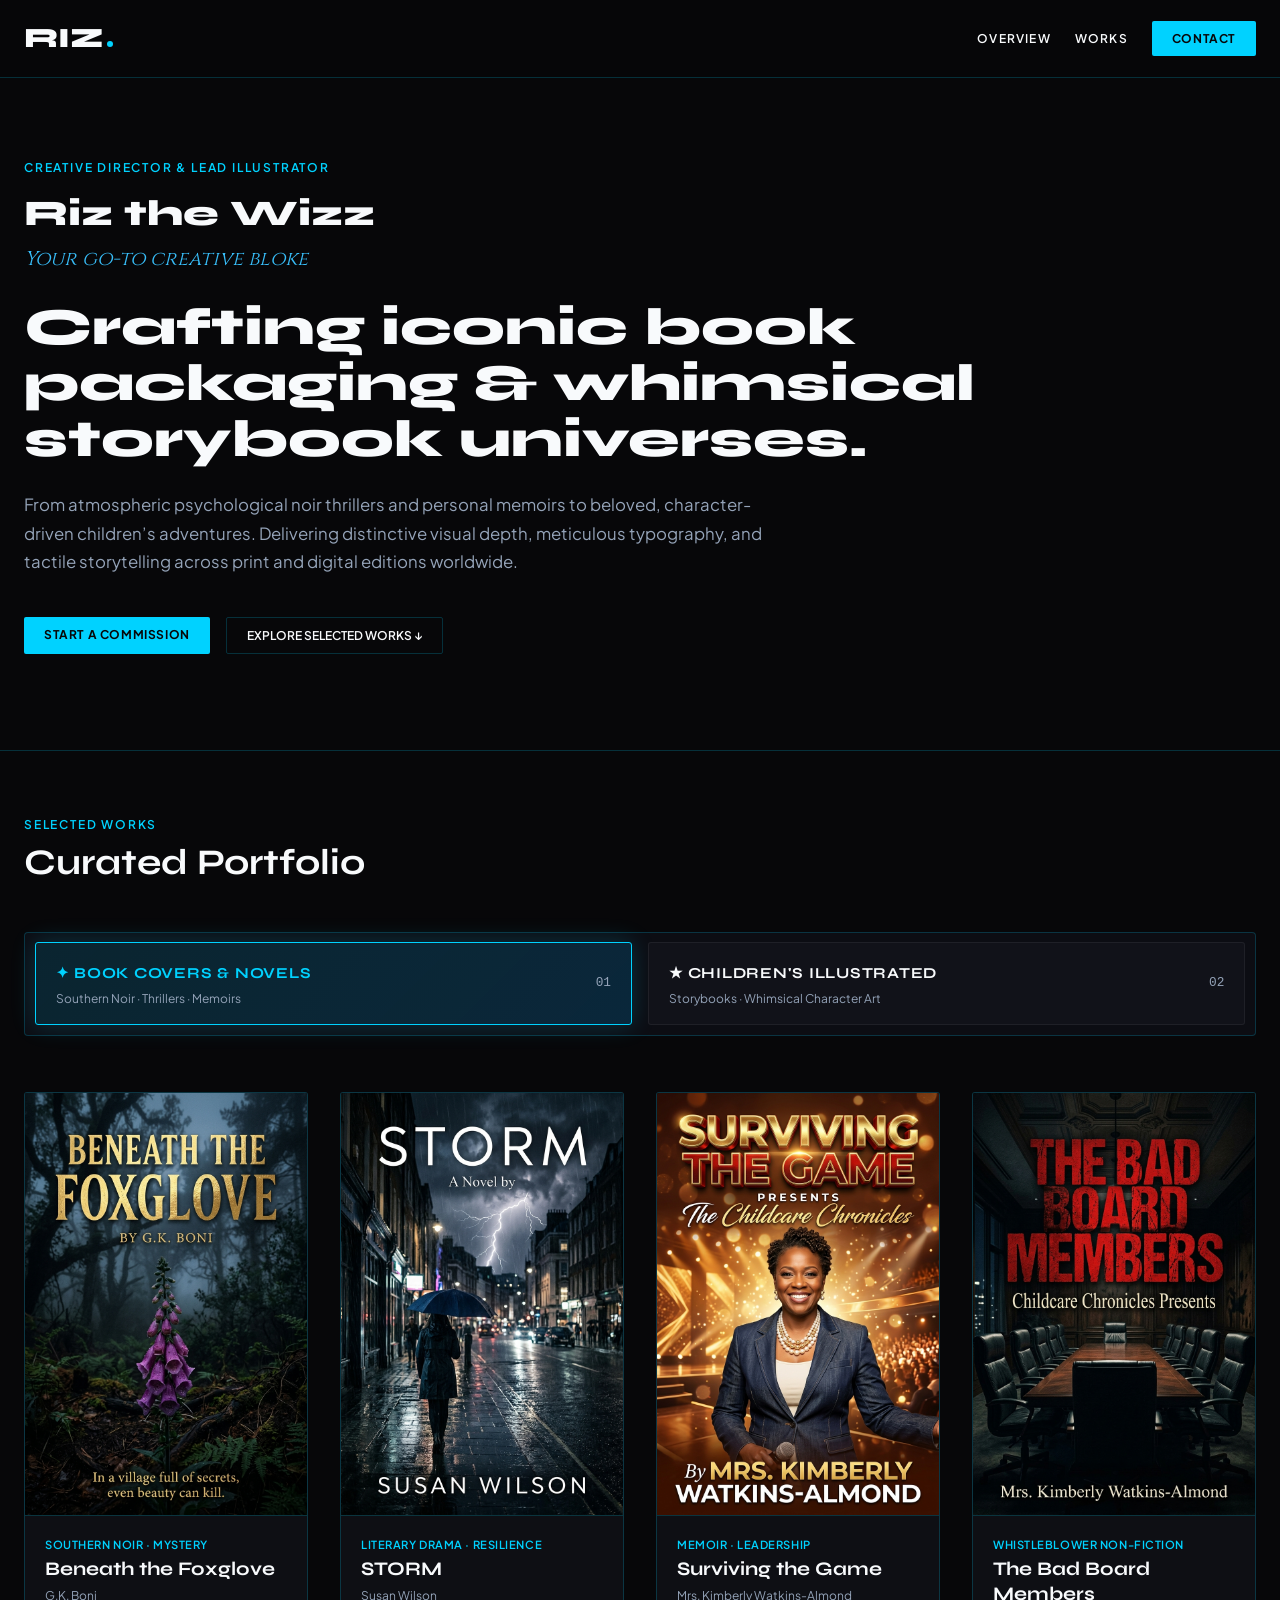
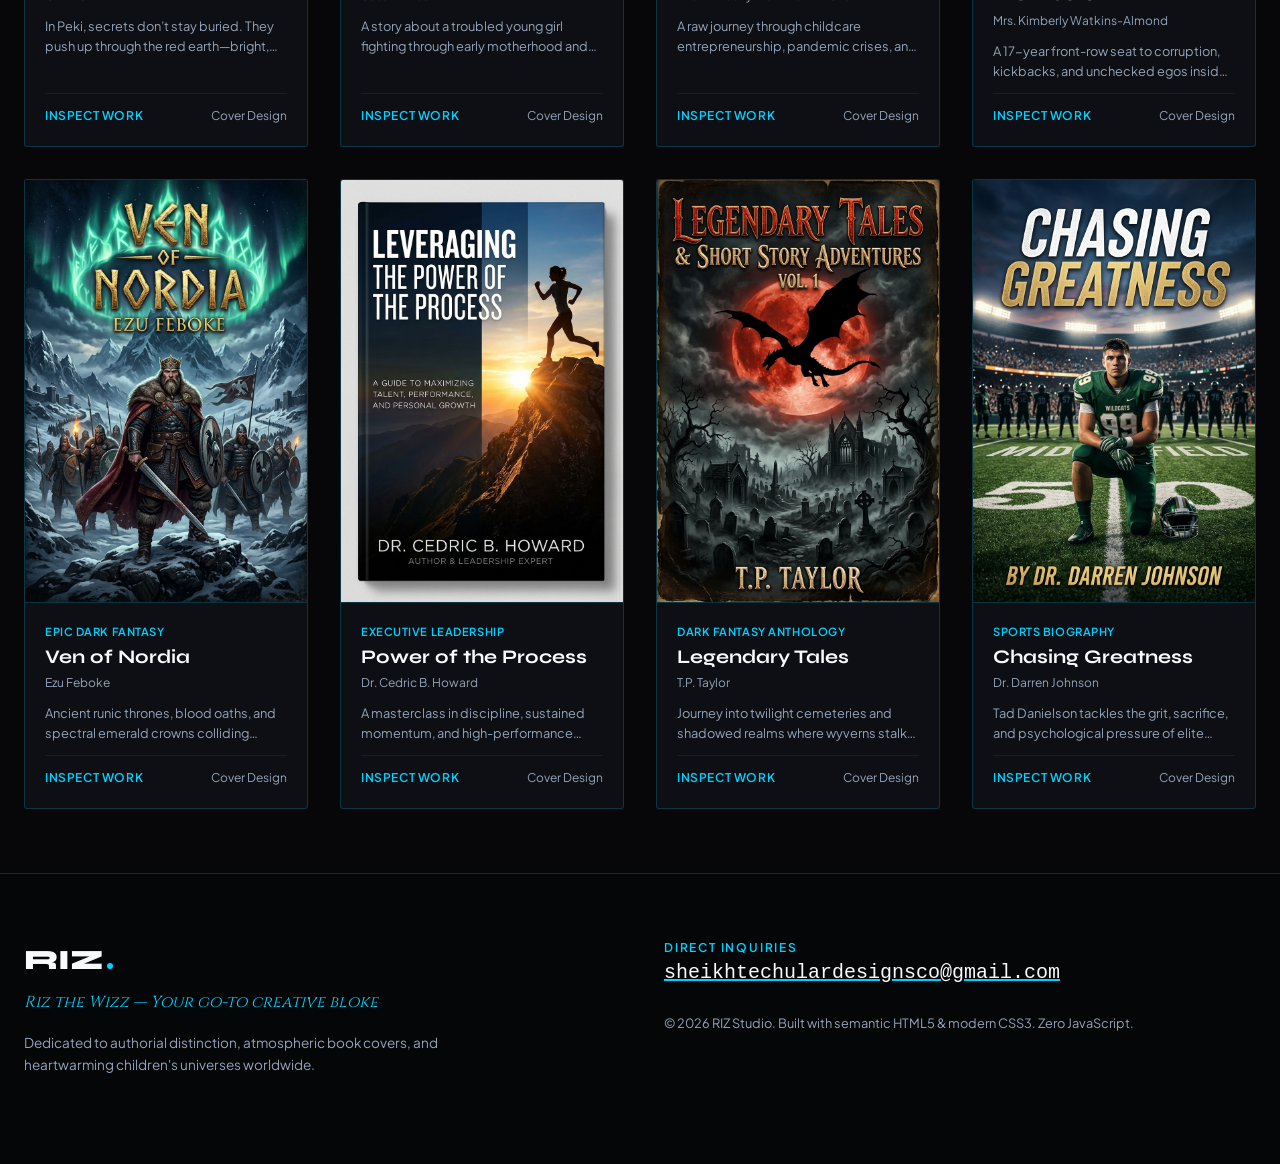
<file: public/standalone.html>
<!DOCTYPE html>
<html lang="en">
<head>
  <meta charset="UTF-8">
  <meta name="viewport" content="width=device-width, initial-scale=1.0">
  <title>RIZ — Book Cover Design & Illustration Studio</title>
  <link rel="preconnect" href="https://fonts.googleapis.com">
  <link rel="preconnect" href="https://fonts.gstatic.com" crossorigin>
  <link href="https://fonts.googleapis.com/css2?family=Cinzel:wght@600;700&family=Plus+Jakarta+Sans:wght@300;400;500;600;700&family=Syne:wght@600;700;800&display=swap" rel="stylesheet">
  <style>
    :root {
      --bg: #070709;
      --surface: #0e0f14;
      --card: #13141c;
      --accent: #00d2ff;
      --accent-bright: #38bdf8;
      --accent-dim: rgba(0, 210, 255, 0.2);
      --text: #f8fafc;
      --muted: #94a3b8;
      --font-display: 'Syne', sans-serif;
      --font-serif: 'Cinzel', serif;
      --font-body: 'Plus Jakarta Sans', sans-serif;
    }
    * { box-sizing: border-box; margin: 0; padding: 0; }
    html { scroll-behavior: smooth; background: var(--bg); color: var(--text); font-family: var(--font-body); }
    body { background-color: var(--bg); min-height: 100vh; overflow-x: hidden; line-height: 1.6; }
    a { color: inherit; text-decoration: none; }
    
    .container { max-width: 1280px; margin: 0 auto; padding: 0 1.5rem; }
    header { position: sticky; top: 0; z-index: 50; background: rgba(7,7,9,0.92); backdrop-filter: blur(10px); border-bottom: 1px solid var(--accent-dim); padding: 1rem 0; }
    .nav-flex { display: flex; justify-content: space-between; align-items: center; }
    .brand { font-family: var(--font-display); font-size: 1.75rem; font-weight: 800; letter-spacing: -0.02em; display: flex; align-items: baseline; gap: 0.25rem; }
    .brand-dot { width: 6px; height: 6px; border-radius: 50%; background: var(--accent); }
    .nav-links { display: flex; gap: 1.5rem; align-items: center; font-size: 0.75rem; text-transform: uppercase; letter-spacing: 0.1em; font-weight: 600; }
    .nav-links a:hover { color: var(--accent); }
    .btn-accent { background: var(--accent); color: #070709; padding: 0.5rem 1.25rem; font-weight: 700; text-transform: uppercase; font-size: 0.75rem; letter-spacing: 0.05em; border-radius: 2px; transition: background 0.2s, transform 0.2s; display: inline-block; }
    .btn-accent:hover { background: var(--accent-bright); transform: translateY(-1px); }
    .btn-outline { border: 1px solid var(--accent-dim); color: var(--text); padding: 0.5rem 1.25rem; font-size: 0.75rem; text-transform: uppercase; font-weight: 600; border-radius: 2px; transition: all 0.2s; display: inline-block; }
    .btn-outline:hover { border-color: var(--accent); background: rgba(0,210,255,0.08); }

    /* Hero */
    .hero-sec { padding: 5rem 0 6rem; border-bottom: 1px solid var(--accent-dim); }
    .creator-tag { font-size: 0.75rem; text-transform: uppercase; letter-spacing: 0.15em; color: var(--accent); font-weight: 600; }
    .creator-name { font-family: var(--font-display); font-size: 2.25rem; font-weight: 800; margin-top: 0.5rem; }
    .creator-sub { font-family: var(--font-serif); font-size: 1.25rem; color: var(--accent-bright); font-style: italic; }
    .hero-title { font-family: var(--font-display); font-size: 3.25rem; font-weight: 800; line-height: 1.08; margin: 1.5rem 0; }
    @media (max-width: 768px) { .hero-title { font-size: 2.25rem; } }
    .hero-desc { color: var(--muted); font-size: 1.05rem; line-height: 1.7; margin-bottom: 2.5rem; max-width: 750px; }
    .hero-ctas { display: flex; gap: 1rem; flex-wrap: wrap; }

    /* Fixed Inputs */
    .tab-input {
      position: fixed !important;
      top: 50% !important;
      left: 50% !important;
      opacity: 0 !important;
      pointer-events: none !important;
      width: 0 !important;
      height: 0 !important;
      margin: 0 !important;
      padding: 0 !important;
      border: 0 !important;
      z-index: -9999 !important;
    }

    /* Interesting Tabs */
    .filter-tabs { display: grid; grid-template-columns: repeat(auto-fit, minmax(280px, 1fr)); gap: 1rem; margin: 2.5rem 0 3.5rem; background: #0c0d13; padding: 0.6rem; border-radius: 4px; border: 1px solid rgba(0,210,255,0.2); }
    .filter-label { padding: 1rem 1.25rem; background: #111219; border: 1px solid rgba(255,255,255,0.06); border-radius: 3px; cursor: pointer; transition: all 0.25s ease; display: flex; justify-content: space-between; align-items: center; }
    .filter-label:hover { border-color: rgba(0,210,255,0.4); background: #161822; }
    .tab-title { font-family: var(--font-display); font-size: 0.95rem; font-weight: 700; text-transform: uppercase; letter-spacing: 0.05em; color: var(--text); }
    .tab-desc { font-size: 0.75rem; color: var(--muted); display: block; margin-top: 0.2rem; }

    #tab-covers:checked ~ .container .filter-tabs label[for="tab-covers"],
    #tab-children:checked ~ .container .filter-tabs label[for="tab-children"] {
      background: linear-gradient(135deg, rgba(0,210,255,0.12), rgba(2,132,199,0.22));
      border-color: var(--accent);
      box-shadow: 0 0 25px rgba(0,210,255,0.2);
    }
    #tab-covers:checked ~ .container .filter-tabs label[for="tab-covers"] .tab-title,
    #tab-children:checked ~ .container .filter-tabs label[for="tab-children"] .tab-title {
      color: var(--accent);
    }

    #tab-covers:checked ~ .container .gallery-grid .card:not(.cat-covers) { display: none !important; }
    #tab-children:checked ~ .container .gallery-grid .card:not(.cat-children) { display: none !important; }

    /* Works Grid */
    .gallery-grid { display: grid; grid-template-columns: repeat(auto-fill, minmax(280px, 1fr)); gap: 2rem; margin-bottom: 4rem; }
    .card { background: var(--surface); border: 1px solid var(--accent-dim); border-radius: 3px; display: flex; flex-direction: column; transition: all 0.35s cubic-bezier(0.16, 1, 0.3, 1); position: relative; overflow: hidden; }
    .card:hover { border-color: var(--accent); transform: translateY(-8px); box-shadow: 0 20px 45px rgba(0,0,0,0.85), 0 0 25px rgba(0,210,255,0.15); }
    .card-thumb { aspect-ratio: 2/3; width: 100%; position: relative; overflow: hidden; background: #0c0c0e; border-bottom: 1px solid var(--accent-dim); }
    .card-thumb img { width: 100%; height: 100%; object-fit: cover; transition: transform 0.5s ease; }
    .card:hover .card-thumb img { transform: scale(1.05); }
    .card-body { padding: 1.25rem; flex: 1; display: flex; flex-direction: column; justify-content: space-between; }
    .card-genre { font-size: 0.7rem; color: var(--accent); font-weight: 600; text-transform: uppercase; letter-spacing: 0.05em; margin-bottom: 0.25rem; }
    .card-title { font-family: var(--font-display); font-size: 1.2rem; font-weight: 700; line-height: 1.3; }
    .card-author { font-size: 0.75rem; color: var(--muted); margin-top: 0.2rem; }
    .card-blurb { font-size: 0.8rem; color: var(--muted); margin: 0.75rem 0; line-height: 1.55; display: -webkit-box; -webkit-line-clamp: 2; -webkit-box-orient: vertical; overflow: hidden; }
    .card-foot { border-top: 1px solid rgba(255,255,255,0.06); padding-top: 0.75rem; display: flex; justify-content: space-between; align-items: center; font-size: 0.75rem; }
    .card-link { color: var(--accent); font-weight: 600; text-transform: uppercase; letter-spacing: 0.05em; }

    /* Modals (:target) */
    .modal-overlay { display: none; position: fixed; inset: 0; background: rgba(5,6,9,0.92); backdrop-filter: blur(14px); z-index: 100; align-items: center; justify-content: center; padding: 1.5rem; }
    .modal-overlay:target { display: flex; }
    .modal-box { background: var(--surface); border: 1px solid var(--accent); max-width: 860px; width: 100%; max-height: 88vh; overflow-y: auto; padding: 2.5rem; border-radius: 4px; box-shadow: 0 25px 60px rgba(0,0,0,0.95); position: relative; }
    .modal-close { position: absolute; top: 1.5rem; right: 1.5rem; width: 36px; height: 36px; display: flex; align-items: center; justify-content: center; background: rgba(255,255,255,0.08); border-radius: 2px; font-weight: 700; color: #fff; }
    .modal-close:hover { background: var(--accent); color: #000; }
    .modal-grid { display: grid; grid-template-columns: 260px 1fr; gap: 2.5rem; margin-top: 1.5rem; align-items: start; }
    @media (max-width: 650px) { .modal-grid { grid-template-columns: 1fr; } }
    .modal-cover { aspect-ratio: 2/3; border-radius: 2px; overflow: hidden; border: 1px solid var(--accent-dim); box-shadow: 0 15px 35px rgba(0,0,0,0.8); }
    .modal-cover img { width: 100%; height: 100%; object-fit: cover; }
    .modal-info h3 { font-family: var(--font-display); font-size: 1.75rem; margin-bottom: 0.25rem; }
    .modal-desc { font-size: 0.9rem; color: var(--muted); line-height: 1.7; margin-top: 1rem; }
    .quote-box { font-family: var(--font-serif); font-style: italic; color: var(--accent-bright); border-left: 2px solid var(--accent); padding-left: 0.75rem; font-size: 0.9rem; margin: 0.75rem 0; }

    /* Footer */
    footer { border-top: 1px solid var(--accent-dim); padding: 4rem 0 2.5rem; background: #050608; }
    .footer-grid { display: grid; grid-template-columns: 1fr 1fr; gap: 3rem; margin-bottom: 3rem; }
    @media (max-width: 700px) { .footer-grid { grid-template-columns: 1fr; } }
  </style>
</head>
<body>

  <!-- FIXED INPUTS -->
  <input type="radio" id="tab-covers" name="p-filter" class="tab-input" checked>
  <input type="radio" id="tab-children" name="p-filter" class="tab-input">

  <header>
    <div class="container nav-flex">
      <a href="#" class="brand">RIZ<span class="brand-dot"></span></a>
      <nav class="nav-links">
        <a href="#about">Overview</a>
        <a href="#portfolio">Works</a>
        <a href="mailto:sheikhtechulardesignsco@gmail.com" class="btn-accent">Contact</a>
      </nav>
    </div>
  </header>

  <!-- HERO SECTION -->
  <section id="about" class="hero-sec">
    <div class="container">
      <div class="creator-tag">Creative Director & Lead Illustrator</div>
      <div class="creator-name">Riz the Wizz</div>
      <div class="creator-sub">Your go-to creative bloke</div>
      <h1 class="hero-title">Crafting iconic book packaging & whimsical storybook universes.</h1>
      <p class="hero-desc">From atmospheric psychological noir thrillers and personal memoirs to beloved, character-driven children’s adventures. Delivering distinctive visual depth, meticulous typography, and tactile storytelling across print and digital editions worldwide.</p>
      <div class="hero-ctas">
        <a href="mailto:sheikhtechulardesignsco@gmail.com" class="btn-accent">Start a Commission</a>
        <a href="#portfolio" class="btn-outline">Explore Selected Works ↓</a>
      </div>
    </div>
  </section>

  <!-- PORTFOLIO WITH INTERESTING TABS -->
  <section id="portfolio" class="container" style="padding-top: 4rem;">
    <div class="creator-tag">Selected Works</div>
    <h2 style="font-family: var(--font-display); font-size: 2.25rem;">Curated Portfolio</h2>

    <!-- Interesting Tabs -->
    <div class="filter-tabs">
      <label for="tab-covers" class="filter-label">
        <div>
          <span class="tab-title">✦ Book Covers & Novels</span>
          <span class="tab-desc">Southern Noir · Thrillers · Memoirs</span>
        </div>
        <span style="font-family: monospace; font-size: 0.8rem; color: var(--muted);">01</span>
      </label>

      <label for="tab-children" class="filter-label">
        <div>
          <span class="tab-title">★ Children's Illustrated</span>
          <span class="tab-desc">Storybooks · Whimsical Character Art</span>
        </div>
        <span style="font-family: monospace; font-size: 0.8rem; color: var(--muted);">02</span>
      </label>
    </div>

    <div class="gallery-grid">
      <!-- 1. Beneath the Foxglove -->
      <article class="card cat-covers">
        <div class="card-thumb">
          <img src="/src/assets/images/beneath_foxglove_book_1790810195160.jpg" alt="Beneath the Foxglove">
        </div>
        <div class="card-body">
          <div>
            <div class="card-genre">Southern Noir · Mystery</div>
            <h3 class="card-title">Beneath the Foxglove</h3>
            <div class="card-author">G.K. Boni</div>
            <p class="card-blurb">In Peki, secrets don’t stay buried. They push up through the red earth—bright, poisonous, and sharp as regret.</p>
          </div>
          <div class="card-foot">
            <a href="#modal-beneath-the-foxglove" class="card-link">Inspect Work</a>
            <span style="color: var(--muted);">Cover Design</span>
          </div>
        </div>
      </article>

      <!-- 2. STORM -->
      <article class="card cat-covers">
        <div class="card-thumb">
          <img src="/src/assets/images/storm_novel_book_1790810224889.jpg" alt="STORM">
        </div>
        <div class="card-body">
          <div>
            <div class="card-genre">Literary Drama · Resilience</div>
            <h3 class="card-title">STORM</h3>
            <div class="card-author">Susan Wilson</div>
            <p class="card-blurb">A story about a troubled young girl fighting through early motherhood and heartbreak to keep her family intact.</p>
          </div>
          <div class="card-foot">
            <a href="#modal-storm" class="card-link">Inspect Work</a>
            <span style="color: var(--muted);">Cover Design</span>
          </div>
        </div>
      </article>

      <!-- 3. Surviving the Game -->
      <article class="card cat-covers">
        <div class="card-thumb">
          <img src="/src/assets/images/surviving_game_book_1790810787497.jpg" alt="Surviving the Game">
        </div>
        <div class="card-body">
          <div>
            <div class="card-genre">Memoir · Leadership</div>
            <h3 class="card-title">Surviving the Game</h3>
            <div class="card-author">Mrs. Kimberly Watkins-Almond</div>
            <p class="card-blurb">A raw journey through childcare entrepreneurship, pandemic crises, and building an enduring community legacy.</p>
          </div>
          <div class="card-foot">
            <a href="#modal-surviving-the-game" class="card-link">Inspect Work</a>
            <span style="color: var(--muted);">Cover Design</span>
          </div>
        </div>
      </article>

      <!-- 4. The Bad Board Members -->
      <article class="card cat-covers">
        <div class="card-thumb">
          <img src="/src/assets/images/bad_board_book_1790810800937.jpg" alt="The Bad Board Members">
        </div>
        <div class="card-body">
          <div>
            <div class="card-genre">Whistleblower Non-Fiction</div>
            <h3 class="card-title">The Bad Board Members</h3>
            <div class="card-author">Mrs. Kimberly Watkins-Almond</div>
            <p class="card-blurb">A 17-year front-row seat to corruption, kickbacks, and unchecked egos inside deeply dysfunctional districts.</p>
          </div>
          <div class="card-foot">
            <a href="#modal-the-bad-board-members" class="card-link">Inspect Work</a>
            <span style="color: var(--muted);">Cover Design</span>
          </div>
        </div>
      </article>

      <!-- 5. Ven of Nordia -->
      <article class="card cat-covers">
        <div class="card-thumb">
          <img src="/src/assets/images/ven_nordia_book_1790810814852.jpg" alt="Ven of Nordia">
        </div>
        <div class="card-body">
          <div>
            <div class="card-genre">Epic Dark Fantasy</div>
            <h3 class="card-title">Ven of Nordia</h3>
            <div class="card-author">Ezu Feboke</div>
            <p class="card-blurb">Ancient runic thrones, blood oaths, and spectral emerald crowns colliding across snowcapped northern peaks.</p>
          </div>
          <div class="card-foot">
            <a href="#modal-ven-of-nordia" class="card-link">Inspect Work</a>
            <span style="color: var(--muted);">Cover Design</span>
          </div>
        </div>
      </article>

      <!-- 6. Leveraging the Power of the Process -->
      <article class="card cat-covers">
        <div class="card-thumb">
          <img src="/src/assets/images/power_process_book_1790810830281.jpg" alt="Leveraging the Power of the Process">
        </div>
        <div class="card-body">
          <div>
            <div class="card-genre">Executive Leadership</div>
            <h3 class="card-title">Power of the Process</h3>
            <div class="card-author">Dr. Cedric B. Howard</div>
            <p class="card-blurb">A masterclass in discipline, sustained momentum, and high-performance execution drawing from three decades.</p>
          </div>
          <div class="card-foot">
            <a href="#modal-leveraging-the-power" class="card-link">Inspect Work</a>
            <span style="color: var(--muted);">Cover Design</span>
          </div>
        </div>
      </article>

      <!-- 7. Legendary Tales -->
      <article class="card cat-covers">
        <div class="card-thumb">
          <img src="/src/assets/images/legendary_tales_book_1790810927268.jpg" alt="Legendary Tales">
        </div>
        <div class="card-body">
          <div>
            <div class="card-genre">Dark Fantasy Anthology</div>
            <h3 class="card-title">Legendary Tales</h3>
            <div class="card-author">T.P. Taylor</div>
            <p class="card-blurb">Journey into twilight cemeteries and shadowed realms where wyverns stalk the moonlight and ancient lore awakens.</p>
          </div>
          <div class="card-foot">
            <a href="#modal-legendary-tales" class="card-link">Inspect Work</a>
            <span style="color: var(--muted);">Cover Design</span>
          </div>
        </div>
      </article>

      <!-- 8. Chasing Greatness -->
      <article class="card cat-covers">
        <div class="card-thumb">
          <img src="/src/assets/images/chasing_greatness_book_1790810940690.jpg" alt="Chasing Greatness">
        </div>
        <div class="card-body">
          <div>
            <div class="card-genre">Sports Biography</div>
            <h3 class="card-title">Chasing Greatness</h3>
            <div class="card-author">Dr. Darren Johnson</div>
            <p class="card-blurb">Tad Danielson tackles the grit, sacrifice, and psychological pressure of elite athletic ambition under stadium lights.</p>
          </div>
          <div class="card-foot">
            <a href="#modal-chasing-greatness" class="card-link">Inspect Work</a>
            <span style="color: var(--muted);">Cover Design</span>
          </div>
        </div>
      </article>

      <!-- 9. Carboot Karma -->
      <article class="card cat-children">
        <div class="card-thumb">
          <img src="/src/assets/images/carboot_karma_book_1790810210737.jpg" alt="Carboot Karma">
        </div>
        <div class="card-body">
          <div>
            <div class="card-genre">Children's Illustrated</div>
            <h3 class="card-title">Carboot Karma</h3>
            <div class="card-author">Illustrated by: Riz Wan</div>
            <p class="card-blurb">Aiden works hard at a local car boot sale, only to make a selfless choice that rewards him in a magical way.</p>
          </div>
          <div class="card-foot">
            <a href="#modal-carboot-karma" class="card-link">Inspect Work</a>
            <span style="color: var(--muted);">Illustration</span>
          </div>
        </div>
      </article>

      <!-- 10. Hector The Hermit Crab -->
      <article class="card cat-children">
        <div class="card-thumb">
          <img src="/src/assets/images/hector_crab_book_1790810702445.jpg" alt="Hector The Hermit Crab">
        </div>
        <div class="card-body">
          <div>
            <div class="card-genre">Children's Literature</div>
            <h3 class="card-title">Hector The Hermit Crab</h3>
            <div class="card-author">Illustrated by: Riz Wan</div>
            <p class="card-blurb">Jimmy and Tammy realize true love means letting their pet hermit crab return to his family in the ocean lagoon.</p>
          </div>
          <div class="card-foot">
            <a href="#modal-hector-the-hermit-crab" class="card-link">Inspect Work</a>
            <span style="color: var(--muted);">Illustration</span>
          </div>
        </div>
      </article>

      <!-- 11. Hide-and-Seek -->
      <article class="card cat-children">
        <div class="card-thumb">
          <img src="/src/assets/images/hide_seek_book_1790810719361.jpg" alt="Hide-and-Seek">
        </div>
        <div class="card-body">
          <div>
            <div class="card-genre">Children's Adventure</div>
            <h3 class="card-title">Hide-and-Seek</h3>
            <div class="card-author">Illustrated by: Riz Wan</div>
            <p class="card-blurb">A simple game leads into a hidden cave with an ancient chest of jewels, teaching integrity and sharing.</p>
          </div>
          <div class="card-foot">
            <a href="#modal-hide-and-seek" class="card-link">Inspect Work</a>
            <span style="color: var(--muted);">Illustration</span>
          </div>
        </div>
      </article>

      <!-- 12. Maisie Manners -->
      <article class="card cat-children">
        <div class="card-thumb">
          <img src="/src/assets/images/maisie_manners_book_1790810733597.jpg" alt="Maisie Manners">
        </div>
        <div class="card-body">
          <div>
            <div class="card-genre">Social Learning</div>
            <h3 class="card-title">Maisie Manners</h3>
            <div class="card-author">Illustrated by: Riz Wan</div>
            <p class="card-blurb">Maisie showers kindness with every twirl, showing Naughty Nathan that manners cost nothing but build friendships.</p>
          </div>
          <div class="card-foot">
            <a href="#modal-maisie-manners" class="card-link">Inspect Work</a>
            <span style="color: var(--muted);">Illustration</span>
          </div>
        </div>
      </article>

      <!-- 13. Sunny Meadows Woodland School -->
      <article class="card cat-children">
        <div class="card-thumb">
          <img src="/src/assets/images/sunny_meadows_book_1790810747186.jpg" alt="Sunny Meadows Woodland School">
        </div>
        <div class="card-body">
          <div>
            <div class="card-genre">Woodland Adventure</div>
            <h3 class="card-title">Sunny Meadows Woodland School</h3>
            <div class="card-author">Illustrated by: Riz Wan</div>
            <p class="card-blurb">Hank the shy hedgehog curls into a protective spiky shield when a snake attacks, proving differences are strengths.</p>
          </div>
          <div class="card-foot">
            <a href="#modal-sunny-meadows" class="card-link">Inspect Work</a>
            <span style="color: var(--muted);">Illustration</span>
          </div>
        </div>
      </article>

      <!-- 14. The Tooth Fairies -->
      <article class="card cat-children">
        <div class="card-thumb">
          <img src="/src/assets/images/tooth_fairies_book_1790810762292.jpg" alt="The Tooth Fairies">
        </div>
        <div class="card-body">
          <div>
            <div class="card-genre">Magical Education</div>
            <h3 class="card-title">The Tooth Fairies</h3>
            <div class="card-author">Illustrated by: Riz Wan</div>
            <p class="card-blurb">Incisor, Canine, and Molar craft a healthy tooth guide delivered under sleeping pillows to protect children's smiles.</p>
          </div>
          <div class="card-foot">
            <a href="#modal-the-tooth-fairies" class="card-link">Inspect Work</a>
            <span style="color: var(--muted);">Illustration</span>
          </div>
        </div>
      </article>
    </div>
  </section>

  <!-- FOOTER -->
  <footer id="contact">
    <div class="container footer-grid">
      <div>
        <div class="brand" style="margin-bottom: 0.5rem;">RIZ<span class="brand-dot"></span></div>
        <div style="color: var(--accent); font-family: var(--font-serif); font-style: italic; margin-bottom: 1rem;">Riz the Wizz — Your go-to creative bloke</div>
        <p style="font-size: 0.85rem; color: var(--muted); max-width: 440px;">Dedicated to authorial distinction, atmospheric book covers, and heartwarming children's universes worldwide.</p>
      </div>

      <div>
        <div class="creator-tag">Direct Inquiries</div>
        <a href="mailto:sheikhtechulardesignsco@gmail.com" style="font-family: monospace; font-size: 1.25rem; color: var(--text); text-decoration: underline; text-decoration-color: var(--accent);">
          sheikhtechulardesignsco@gmail.com
        </a>
        <div style="margin-top: 1.5rem; font-size: 0.8rem; color: var(--muted);">
          © 2026 RIZ Studio. Built with semantic HTML5 & modern CSS3. Zero JavaScript.
        </div>
      </div>
    </div>
  </footer>

  <!-- PURE CSS MODALS -->
  <div id="modal-beneath-the-foxglove" class="modal-overlay">
    <a href="#portfolio" class="modal-close" style="top:0;right:0;width:100%;height:100%;background:transparent;"></a>
    <div class="modal-box">
      <a href="#portfolio" class="modal-close">✕</a>
      <div class="creator-tag">Southern Noir · Mystery Thriller</div>
      <h3 style="font-family: var(--font-display); font-size: 2rem;">Beneath the Foxglove</h3>
      <div style="font-size: 0.85rem; color: var(--muted);">By G.K. Boni · Cover Design by Riz the Wizz</div>
      <div class="modal-grid">
        <div class="modal-cover">
          <img src="/src/assets/images/beneath_foxglove_book_1790810195160.jpg" alt="Beneath the Foxglove">
        </div>
        <div>
          <div class="quote-box" style="font-size: 1rem;">"In a village full of secrets, even beauty can kill."</div>
          <div class="modal-desc">
            In Peki, secrets don’t stay buried. They push up through the red earth—bright, poisonous, and sharp as regret. Detective Fafa Bankas—former beauty queen, now wearing suspicion like a second skin—comes home to a village choking on silence. Here, poison smiles and every handshake hides a blade. In Peki, the truth doesn’t set you free; it puts you in the ground.
          </div>
          <div style="margin-top: 2rem;">
            <a href="mailto:sheikhtechulardesignsco@gmail.com?subject=Commission%20Inquiry%20(Beneath%20the%20Foxglove)" class="btn-accent">Commission Similar Cover</a>
          </div>
        </div>
      </div>
    </div>
  </div>

  <div id="modal-carboot-karma" class="modal-overlay">
    <a href="#portfolio" class="modal-close" style="top:0;right:0;width:100%;height:100%;background:transparent;"></a>
    <div class="modal-box">
      <a href="#portfolio" class="modal-close">✕</a>
      <div class="creator-tag">Children's Illustrated Book</div>
      <h3 style="font-family: var(--font-display); font-size: 2rem;">Carboot Karma</h3>
      <div style="font-size: 0.85rem; color: var(--muted);">Illustrated by: Riz Wan (Riz the Wizz)</div>
      <div class="modal-grid">
        <div class="modal-cover">
          <img src="/src/assets/images/carboot_karma_book_1790810210737.jpg" alt="Carboot Karma">
        </div>
        <div>
          <div class="quote-box" style="font-size: 1rem;">"Kindness always finds its way back home."</div>
          <div class="modal-desc">
            Aiden spots a pair of dream trainers in a shop window, but knowing his family's budget is tight, he sets up a blanket stall at the local car boot sale. Selling his old toys and learning to count change, Aiden earns enough—only to spend his coins on a needed school uniform for his little sister. A heartwarming tale of generosity and karma.
          </div>
          <div style="margin-top: 2rem;">
            <a href="mailto:sheikhtechulardesignsco@gmail.com?subject=Children's%20Illustration%20Inquiry" class="btn-accent">Commission Illustration</a>
          </div>
        </div>
      </div>
    </div>
  </div>

  <div id="modal-storm" class="modal-overlay">
    <a href="#portfolio" class="modal-close" style="top:0;right:0;width:100%;height:100%;background:transparent;"></a>
    <div class="modal-box">
      <a href="#portfolio" class="modal-close">✕</a>
      <div class="creator-tag">Literary Fiction · Drama</div>
      <h3 style="font-family: var(--font-display); font-size: 2rem;">STORM</h3>
      <div style="font-size: 0.85rem; color: var(--muted);">By Susan Wilson · Cover Design by Riz the Wizz</div>
      <div class="modal-grid">
        <div class="modal-cover">
          <img src="/src/assets/images/storm_novel_book_1790810224889.jpg" alt="STORM">
        </div>
        <div>
          <div class="quote-box" style="font-size: 1rem;">"Time truly is the greatest healer, even in immense grief and tragedy."</div>
          <div class="modal-desc">
            A story about a troubled young girl who had to fight through life to make ends meet. After becoming a mother at fourteen and starting a family with her lover, she hoped for betterment, but life had its own set of plans. Dive into her life and learn how she attempts to keep her small family safe.
          </div>
          <div style="margin-top: 2rem;">
            <a href="mailto:sheikhtechulardesignsco@gmail.com?subject=Cover%20Inquiry%20(STORM)" class="btn-accent">Commission Cover</a>
          </div>
        </div>
      </div>
    </div>
  </div>

</body>
</html>
</file>
